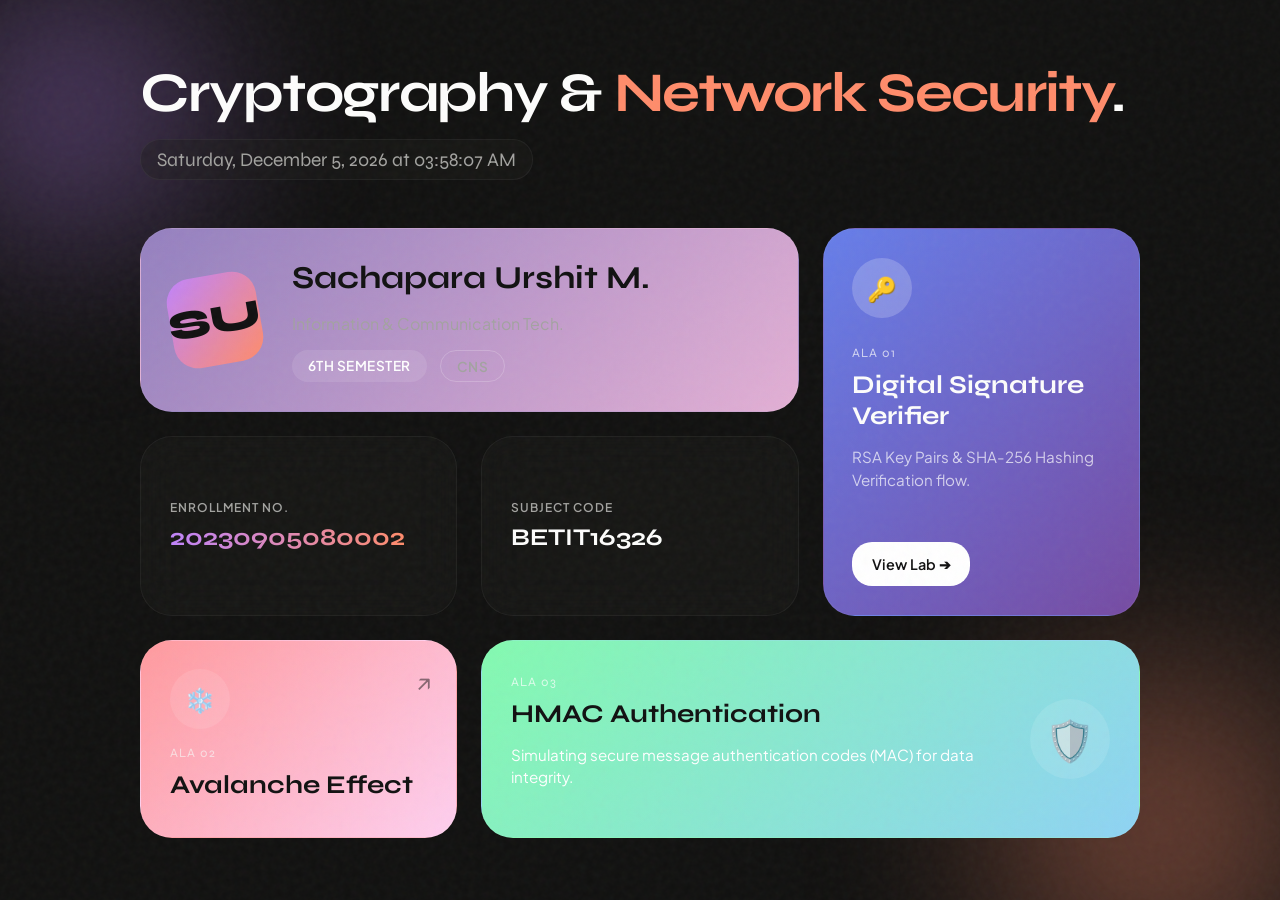
<file: index.html>
<!DOCTYPE html>
<html lang="en">

<head>
    <meta charset="UTF-8">
    <meta name="viewport" content="width=device-width, initial-scale=1.0">
    <title>CNS Portfolio | Sachapara Urshit</title>
    <link rel="stylesheet" href="index.css">

    <!-- Organic & Human Typography -->
    <link
        href="https://fonts.googleapis.com/css2?family=Plus+Jakarta+Sans:wght@400;500;600;700&family=Syne:wght@600;700;800&display=swap"
        rel="stylesheet">
</head>

<body class="theme-dark">
    <!-- Cinematic Noise Overlay for analog/human texture -->
    <div class="noise"></div>

    <!-- Abstract Mesh Gradients -->
    <div class="mesh-background">
        <div class="aurora aurora-1"></div>
        <div class="aurora aurora-2"></div>
        <div class="aurora aurora-3"></div>
    </div>

    <main class="master-container fade-up">

        <header class="portfolio-header">
            <div class="header-text">
                <h1 class="headline">Cryptography & <span>Network Security</span>.</h1>

            </div>
            <div class="live-clock" id="live-time"></div>
        </header>

        <!-- Bento Box Design System -->
        <section class="bento-grid">

            <!-- Bento 1: Profile (Spans 2 cols, 1 row) -->
            <div class="bento-item col-span-2 profile-card">
                <div class="profile-layout">
                    <div class="avatar-container">
                        <!-- Using a generic beautiful geometric initial instead of image -->
                        <div class="geometric-initial">SU</div>
                    </div>
                    <div class="profile-data">
                        <div class="name-block">
                            <h2>Sachapara Urshit M.</h2>
                            <p>Information & Communication Tech.</p>
                        </div>
                        <div class="pill-tags">
                            <span class="pill pill-primary">6th Semester</span>
                            <span class="pill pill-outline">CNS</span>
                        </div>
                    </div>
                </div>
            </div>

            <!-- Bento 2: ALA 1 (Spans 1 col, 2 rows) -->
            <a href="ala1.html" class="bento-item row-span-2 ala-card card-purple link-action">
                <div class="card-inner flex-col">
                    <div class="icon-orb">🔑</div>
                    <div class="card-typography">
                        <div class="assignment-num">ALA 01</div>
                        <h3>Digital Signature Verifier</h3>
                        <p class="desc">RSA Key Pairs & SHA-256 Hashing Verification flow.</p>
                    </div>
                    <div class="action-btn">View Lab ➔</div>
                </div>
            </a>

            <!-- Bento 3: Enrollment (Small 1x1) -->
            <div class="bento-item info-card card-dark">
                <span class="mono-label">ENROLLMENT NO.</span>
                <span class="huge-value gradient-text">20230905080002</span>
            </div>

            <!-- Bento 4: Subject Code (Small 1x1) -->
            <div class="bento-item info-card card-dark">
                <span class="mono-label">SUBJECT CODE</span>
                <span class="huge-value text-white">BETIT16326</span>
            </div>

            <!-- Bento 5: ALA 2 (1x1) -->
            <a href="ala2.html" class="bento-item ala-card card-peach link-action">
                <div class="card-inner flex-between">
                    <div class="icon-orb dark-orb">❄️</div>
                    <div class="card-typography">
                        <div class="assignment-num">ALA 02</div>
                        <h3>Avalanche Effect</h3>
                    </div>
                    <div class="action-icon">↗</div>
                </div>
            </a>

            <!-- Bento 6: ALA 3 (Spans 2 cols, 1 row) -->
            <a href="ala3.html" class="bento-item col-span-2 ala-card card-mint link-action">
                <div class="card-inner flex-row">
                    <div class="content-left">
                        <div class="assignment-num">ALA 03</div>
                        <h3>HMAC Authentication</h3>
                        <p class="desc">Simulating secure message authentication codes (MAC) for data integrity.</p>
                    </div>
                    <div class="content-right">
                        <div class="icon-orb large-orb">🛡️</div>
                    </div>
                </div>
            </a>

        </section>
    </main>

    <script src="index.js"></script>
</body>

</html>
</file>
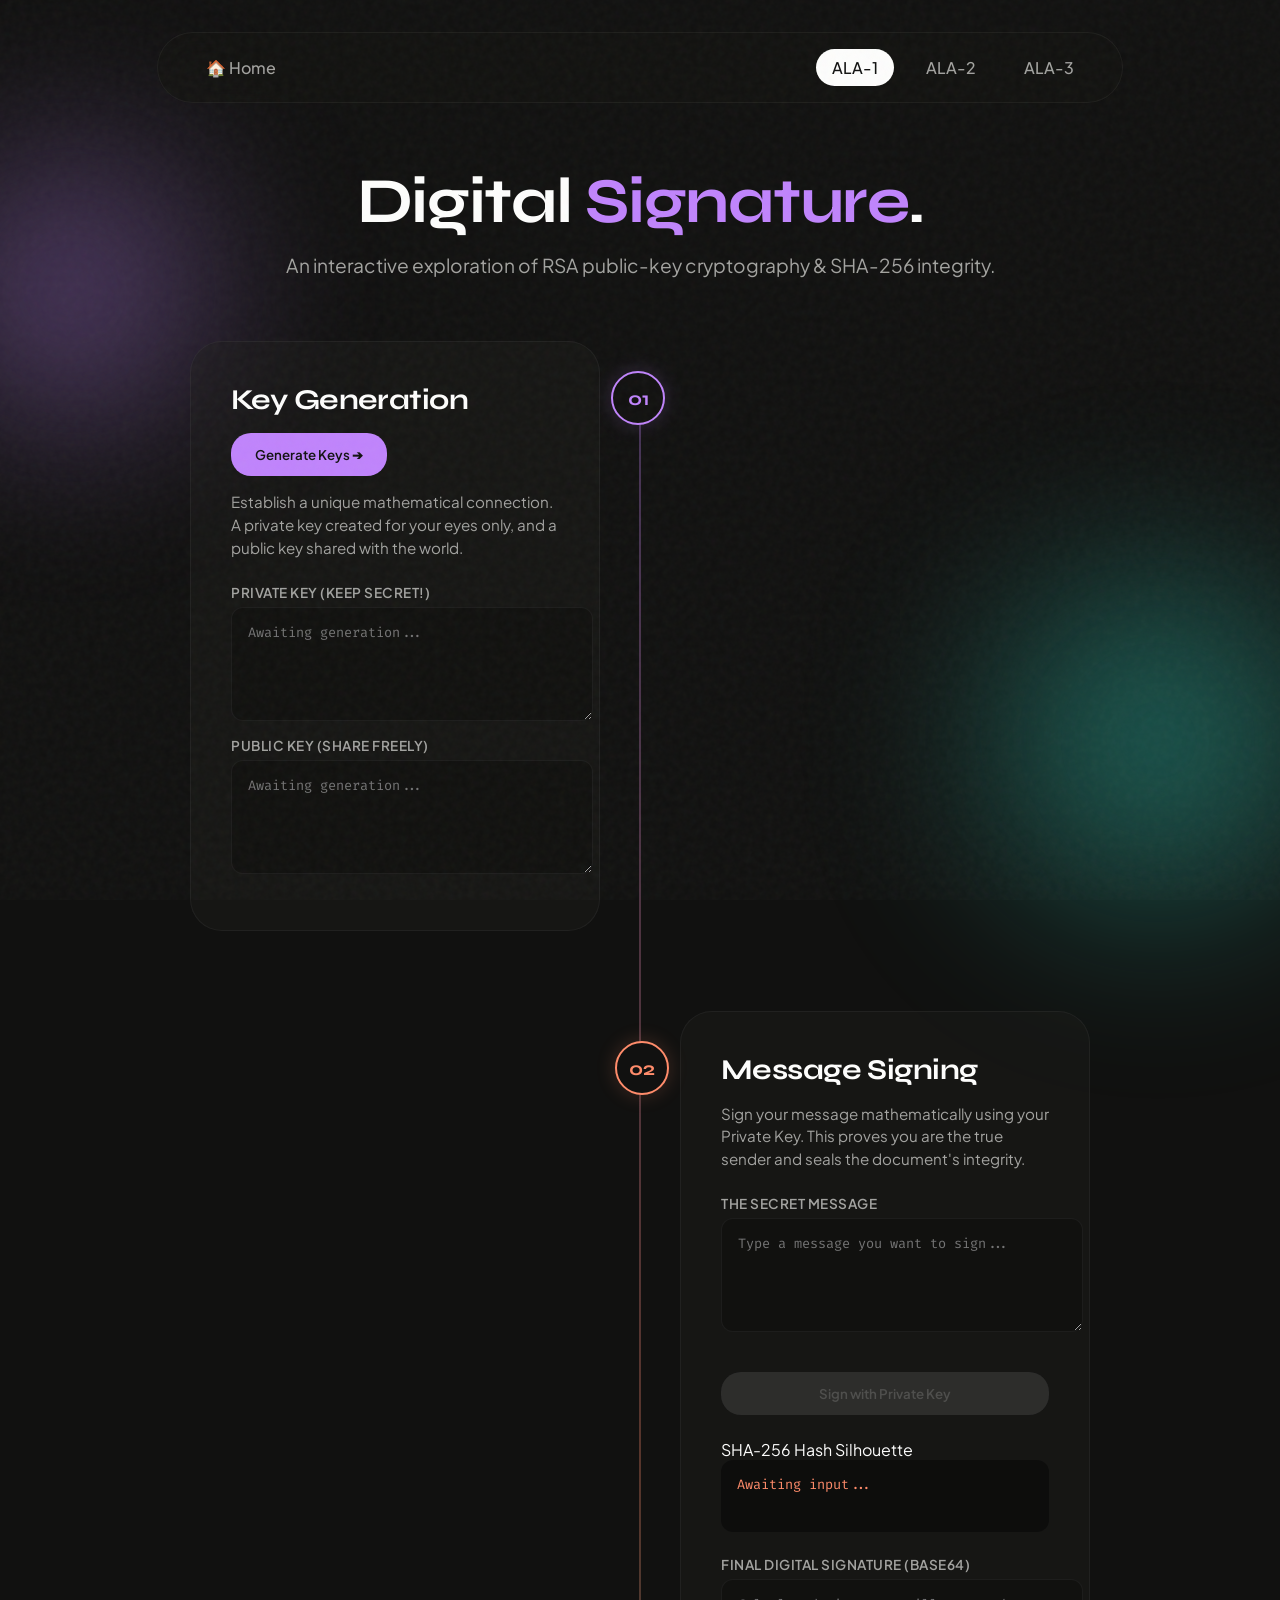
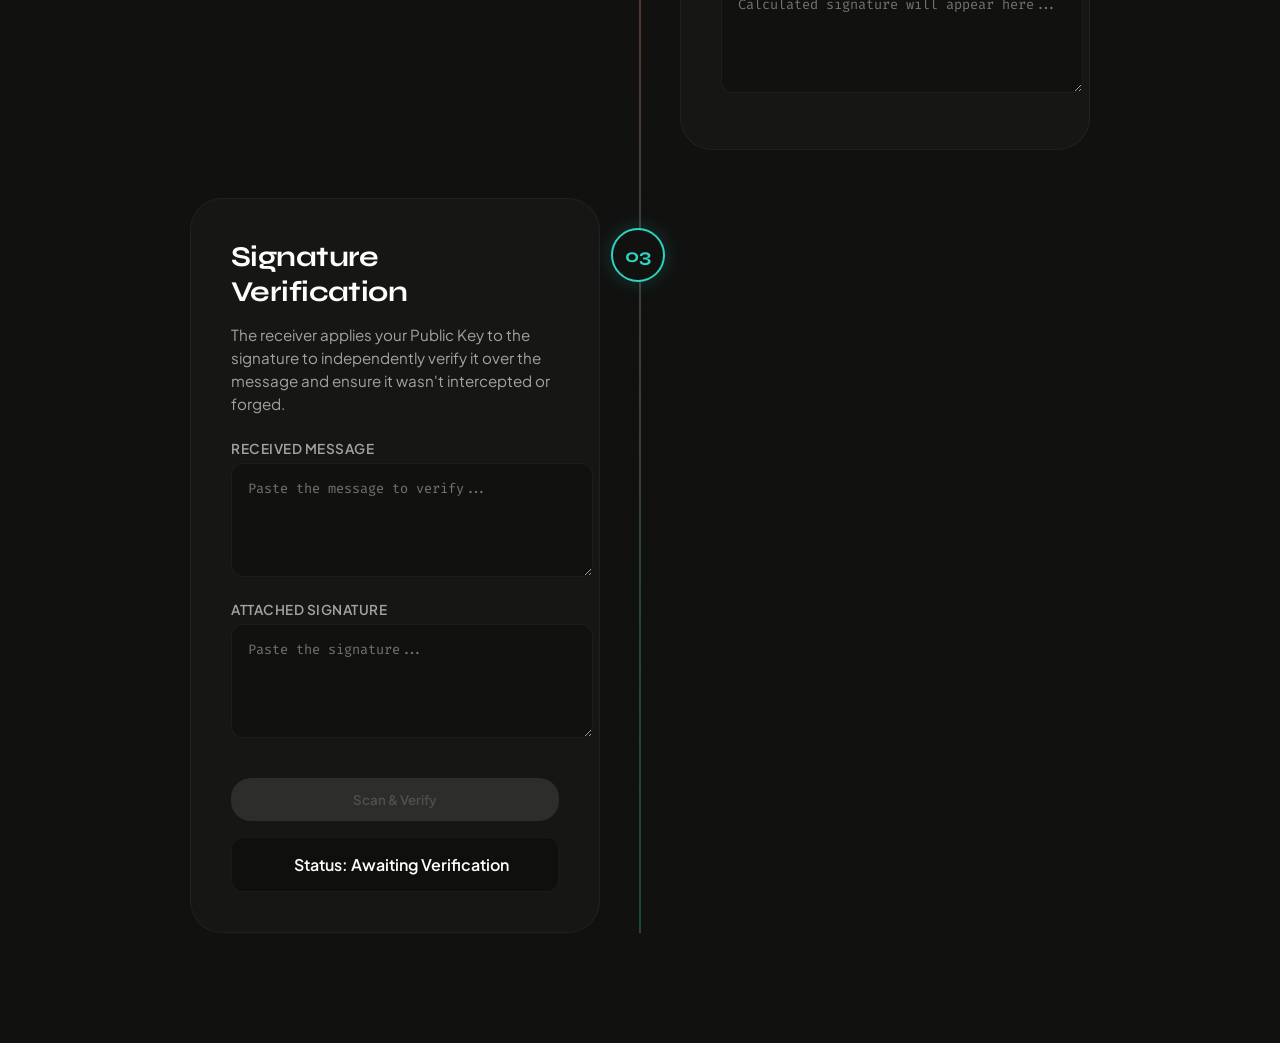
<file: ala1.html>
<!DOCTYPE html>
<html lang="en">
<head>
    <meta charset="UTF-8">
    <meta name="viewport" content="width=device-width, initial-scale=1.0">
    <title>Digital Signature Verifier | ALA-1</title>
    <link rel="stylesheet" href="ala1.css">
    
    <!-- Organic & Human Typography -->
    <link href="https://fonts.googleapis.com/css2?family=Plus+Jakarta+Sans:wght@400;500;600;700&family=Syne:wght@600;700;800&family=Fira+Code:wght@400;500&display=swap" rel="stylesheet">
</head>
<body class="theme-dark">
    <!-- Cinematic Noise Overlay for analog/human texture -->
    <div class="noise"></div>
    
    <!-- Abstract Mesh Gradients -->
    <div class="mesh-background">
        <div class="aurora aurora-1"></div>
        <div class="aurora aurora-2"></div>
    </div>

    <div class="nav-wrapper">
        <nav class="top-nav glass-nav">
            <a href="index.html" class="nav-link">
                <span class="nav-icon">🏠</span> Home
            </a>
            <div class="nav-links">
                <a href="ala1.html" class="nav-link active">ALA-1</a>
                <a href="ala2.html" class="nav-link">ALA-2</a>
                <a href="ala3.html" class="nav-link">ALA-3</a>
            </div>
        </nav>
    </div>

    <main class="master-container fade-up">
        
        <header class="portfolio-header">
            <h1 class="headline">Digital <span>Signature</span>.</h1>
            <p class="sub-headline">An interactive exploration of RSA public-key cryptography & SHA-256 integrity.</p>
        </header>

        <div class="staggered-timeline">
            <!-- Central connection line -->
            <div class="timeline-path"></div>

            <!-- Stage 1 -->
            <section class="stage-module align-left">
                <div class="stage-marker orb-purple">01</div>
                <div class="bento-card card-purple">
                    <div class="card-header">
                        <h2>Key Generation</h2>
                        <button id="generateKeysBtn" class="action-btn btn-purple">Generate Keys ➔</button>
                    </div>
                    <p class="stage-desc">Establish a unique mathematical connection. A private key created for your eyes only, and a public key shared with the world.</p>
                    
                    <div class="key-container">
                        <div class="input-group">
                            <label>Private Key (Keep Secret!)</label>
                            <textarea id="privateKeyOutput" readonly placeholder="Awaiting generation..."></textarea>
                        </div>
                        <div class="input-group">
                            <label>Public Key (Share Freely)</label>
                            <textarea id="publicKeyOutput" readonly placeholder="Awaiting generation..."></textarea>
                        </div>
                    </div>
                </div>
            </section>

            <!-- Stage 2 -->
            <section class="stage-module align-right">
                <div class="stage-marker orb-peach">02</div>
                <div class="bento-card card-peach">
                    <div class="card-header">
                        <h2>Message Signing</h2>
                    </div>
                    <p class="stage-desc">Sign your message mathematically using your Private Key. This proves you are the true sender and seals the document's integrity.</p>
                    
                    <div class="input-group mt-4">
                        <label>The Secret Message</label>
                        <textarea id="messageInput" placeholder="Type a message you want to sign..."></textarea>
                    </div>
                    
                    <button id="signMessageBtn" class="action-btn btn-peach w-full mt-4" disabled>Sign with Private Key</button>

                    <div class="computed-results">
                        <div class="result-box mt-4">
                            <label>SHA-256 Hash Silhouette</label>
                            <div id="hashOutput" class="hash-box holo-text">Awaiting input...</div>
                        </div>
                        <div class="input-group mt-4">
                            <label>Final Digital Signature (Base64)</label>
                            <textarea id="signatureOutput" readonly placeholder="Calculated signature will appear here..."></textarea>
                        </div>
                    </div>
                </div>
            </section>

            <!-- Stage 3 -->
            <section class="stage-module align-left">
                <div class="stage-marker orb-mint">03</div>
                <div class="bento-card card-mint">
                    <div class="card-header">
                        <h2>Signature Verification</h2>
                    </div>
                    <p class="stage-desc">The receiver applies your Public Key to the signature to independently verify it over the message and ensure it wasn't intercepted or forged.</p>

                    <div class="input-group mt-4">
                        <label>Received Message</label>
                        <textarea id="verifyMessageInput" placeholder="Paste the message to verify..."></textarea>
                    </div>
                    <div class="input-group mt-4">
                        <label>Attached Signature</label>
                        <textarea id="verifySignatureInput" placeholder="Paste the signature..."></textarea>
                    </div>
                    
                    <button id="verifyBtn" class="action-btn btn-mint w-full mt-4" disabled>Scan & Verify</button>

                    <div id="verificationResult" class="status-panel mt-4">
                        <div class="radar-scan"></div>
                        <span id="verifyText">Status: Awaiting Verification</span>
                    </div>
                </div>
            </section>

        </div>
    </main>

    <script src="ala1.js"></script>
</body>
</html>
</file>
<file: index.css>
@import url('https://fonts.googleapis.com/css2?family=Plus+Jakarta+Sans:wght@400;500;600;700&family=Syne:wght@600;700;800&display=swap');

:root {
    --bg-base: #111110;
    --card-surface: rgba(30, 30, 28, 0.4);
    --card-border: rgba(255, 255, 255, 0.05);

    --brand-purple: #c084fc;
    --brand-peach: #ff8c6b;
    --brand-mint: #2dd4bf;

    --text-primary: #fdfdfc;
    --text-muted: #a3a3a0;
}

body {
    background-color: var(--bg-base);
    color: var(--text-primary);
    font-family: 'Plus Jakarta Sans', sans-serif;
    margin: 0;
    padding: 0;
    min-height: 100vh;
    display: flex;
    justify-content: center;
    align-items: center;
    overflow-x: hidden;
}

h1,
h2,
h3 {
    font-family: 'Syne', sans-serif;
    margin: 0;
}

.noise {
    position: fixed;
    top: 0;
    left: 0;
    width: 100%;
    height: 100%;
    pointer-events: none;
    z-index: 50;
    opacity: 0.04;
    background-image: url("data:image/svg+xml,%3Csvg viewBox='0 0 200 200' xmlns='http://www.w3.org/2000/svg'%3E%3Cfilter id='noiseFilter'%3E%3CfeTurbulence type='fractalNoise' baseFrequency='0.65' numOctaves='3' stitchTiles='stitch'/%3E%3C/filter%3E%3Crect width='100%25' height='100%25' filter='url(%23noiseFilter)'/%3E%3C/svg%3E");
}

.mesh-background {
    position: fixed;
    width: 100vw;
    height: 100vh;
    z-index: -1;
    filter: blur(80px);
    opacity: 0.5;
}

.aurora {
    position: absolute;
    border-radius: 50%;
    animation: sway 20s infinite alternate ease-in-out;
}

.aurora-1 {
    width: 400px;
    height: 400px;
    background: radial-gradient(circle, var(--brand-purple), transparent 70%);
    top: -10%;
    left: -10%;
}

.aurora-2 {
    width: 500px;
    height: 500px;
    background: radial-gradient(circle, var(--brand-peach), transparent 70%);
    bottom: -20%;
    right: -10%;
    animation-delay: -5s;
}

@keyframes sway {
    0% {
        transform: translate(0, 0) scale(1);
    }

    100% {
        transform: translate(80px, 40px) scale(1.1);
    }
}

.master-container {
    max-width: 1000px;
    width: 100%;
    padding: 2rem;
    z-index: 10;
}

.portfolio-header {
    display: flex;
    justify-content: space-between;
    align-items: flex-end;
    margin-bottom: 3rem;
    flex-wrap: wrap;
    gap: 1rem;
}

.headline {
    font-size: 3.5rem;
    line-height: 1.1;
    letter-spacing: -0.03em;
}

.headline span {
    color: var(--brand-peach);
}

.sub-headline {
    color: var(--text-muted);
    font-size: 1.1rem;
    margin-top: 0.5rem;
}

.live-clock {
    font-family: 'Syne', sans-serif;
    font-size: 1.2rem;
    color: var(--text-muted);
    background: var(--card-surface);
    padding: 0.5rem 1rem;
    border-radius: 20px;
    border: 1px solid var(--card-border);
}

.bento-grid {
    display: grid;
    grid-template-columns: repeat(3, 1fr);
    grid-auto-rows: minmax(180px, auto);
    gap: 1.5rem;
}

.bento-item {
    background: var(--card-surface);
    border: 1px solid var(--card-border);
    border-radius: 32px;
    padding: 1.8rem;
    backdrop-filter: blur(20px);
    -webkit-backdrop-filter: blur(20px);
    text-decoration: none;
    color: inherit;
    display: flex;
    flex-direction: column;
    justify-content: center;
    position: relative;
    overflow: hidden;
    transition: transform 0.4s cubic-bezier(0.16, 1, 0.3, 1), background 0.4s ease;
}

.link-action:hover {
    transform: translateY(-5px) scale(1.02);
    background: rgba(255, 255, 255, 0.05);
    border-color: rgba(255, 255, 255, 0.15);
}

.col-span-2 {
    grid-column: span 2;
}

.row-span-2 {
    grid-row: span 2;
}

.profile-card {
    background: linear-gradient(135deg, rgba(161, 140, 209, 0.9), rgba(251, 194, 235, 0.9));
    color: #111;
}

.profile-layout {
    display: flex;
    align-items: center;
    gap: 2rem;
}

.geometric-initial {
    width: 90px;
    height: 90px;
    border-radius: 24px;
    background: linear-gradient(135deg, var(--brand-purple), var(--brand-peach));
    display: flex;
    align-items: center;
    justify-content: center;
    font-family: 'Syne', sans-serif;
    font-size: 2.5rem;
    font-weight: 800;
    color: #111;
    transform: rotate(-10deg);
}

.name-block h2 {
    font-size: 2rem;
    margin-bottom: 0.3rem;
}

.name-block p {
    color: var(--text-muted);
    font-size: 1rem;
    margin-bottom: 1rem;
}

.pill-tags {
    display: flex;
    gap: 0.8rem;
}

.pill {
    padding: 0.4rem 1rem;
    border-radius: 30px;
    font-size: 0.85rem;
    font-weight: 600;
    letter-spacing: 0.5px;
    text-transform: uppercase;
}

.pill-primary {
    background: rgba(255, 255, 255, 0.1);
    color: white;
}

.pill-outline {
    border: 1px solid rgba(255, 255, 255, 0.2);
    color: var(--text-muted);
}

.card-inner {
    display: flex;
    height: 100%;
}

.flex-col {
    flex-direction: column;
    justify-content: space-between;
}

.flex-between {
    flex-direction: column;
    justify-content: space-between;
}

.flex-row {
    align-items: center;
    justify-content: space-between;
}

.icon-orb {
    width: 60px;
    height: 60px;
    border-radius: 50%;
    background: rgba(255, 255, 255, 0.1);
    display: flex;
    align-items: center;
    justify-content: center;
    font-size: 1.5rem;
    margin-bottom: 1rem;
}

.large-orb {
    width: 80px;
    height: 80px;
    font-size: 2.5rem;
    margin-bottom: 0;
}

.assignment-num {
    font-family: 'Syne', sans-serif;
    font-size: 0.8rem;
    text-transform: uppercase;
    letter-spacing: 1px;
    opacity: 0.7;
    margin-bottom: 0.5rem;
}

.ala-card h3 {
    font-size: 1.6rem;
    margin-bottom: 0.5rem;
}

.desc {
    color: rgba(255, 255, 255, 0.7);
    font-size: 0.95rem;
    line-height: 1.5;
}

.action-btn {
    margin-top: 1.5rem;
    padding: 0.8rem 1.2rem;
    background: white;
    color: #111;
    border-radius: 20px;
    font-weight: 600;
    align-self: flex-start;
    font-size: 0.9rem;
    transition: transform 0.2s;
}

.link-action:hover .action-btn {
    transform: translateX(5px);
}

.action-icon {
    position: absolute;
    top: 1.5rem;
    right: 1.5rem;
    font-size: 1.5rem;
    opacity: 0.5;
}

.link-action:hover .action-icon {
    opacity: 1;
    transform: translate(3px, -3px);
}

.info-card {
    justify-content: center;
    align-items: flex-start;
    gap: 0.5rem;
}

.mono-label {
    font-size: 0.75rem;
    font-weight: 600;
    color: var(--text-muted);
    letter-spacing: 1px;
}

.huge-value {
    font-family: 'Syne', sans-serif;
    font-size: 1.5rem;
    font-weight: 700;
}

.gradient-text {
    background: linear-gradient(90deg, var(--brand-purple), var(--brand-peach));
    -webkit-background-clip: text;
    -webkit-text-fill-color: transparent;
}

.card-purple {
    background: linear-gradient(135deg, #667eea 0%, #764ba2 100%);
}

.card-purple .icon-orb {
    background: rgba(255, 255, 255, 0.2)
}

.card-purple:hover {
    box-shadow: 0 10px 40px rgba(118, 75, 162, 0.5);
}

.card-peach {
    background: linear-gradient(135deg, #ff9a9e 0%, #fecfef 99%, #fecfef 100%);
    color: #111;
}

.card-peach .desc,
.card-peach .assignment-num {
    color: #f8f4f4;
}

.card-peach:hover {
    box-shadow: 0 10px 40px rgba(252, 252, 252, 0.5);
}

.card-mint {
    background: linear-gradient(135deg, #84fab0 0%, #8fd3f4 100%);
    color: #111;
}

.card-mint .desc,
.card-mint .assignment-num {
    color: #ffffff;
}

.card-mint:hover {
    box-shadow: 0 10px 40px rgba(132, 250, 176, 0.5);
}

.fade-up {
    animation: fadeUp 1s cubic-bezier(0.16, 1, 0.3, 1) forwards;
}

@keyframes fadeUp {
    from {
        opacity: 0;
        transform: translateY(40px);
    }

    to {
        opacity: 1;
        transform: translateY(0);
    }
}

@media (max-width: 860px) {
    .bento-grid {
        grid-template-columns: 1fr;
    }

    .col-span-2,
    .row-span-2 {
        grid-column: span 1;
        grid-row: span 1;
    }

    .profile-layout {
        flex-direction: column;
        text-align: center;
    }

    .pill-tags {
        justify-content: center;
    }

    .headline {
        font-size: 2.5rem;
    }
}
</file>
<file: ala1.css>
@import url('https://fonts.googleapis.com/css2?family=Plus+Jakarta+Sans:wght@400;500;600;700&family=Syne:wght@600;700;800&family=Fira+Code:wght@400;500&display=swap');

:root {
    --bg-base: #111110;
    --card-surface: rgba(30, 30, 28, 0.4);
    --card-border: rgba(255, 255, 255, 0.05);
    
    --brand-purple: #c084fc;
    --brand-peach: #ff8c6b;
    --brand-mint: #2dd4bf;
    
    --text-primary: #fdfdfc;
    --text-muted: #a3a3a0;
}

body {
    background-color: var(--bg-base);
    color: var(--text-primary);
    font-family: 'Plus Jakarta Sans', sans-serif;
    margin: 0;
    padding: 0;
    min-height: 100vh;
    overflow-x: hidden;
}

h1, h2, h3 {
    font-family: 'Syne', sans-serif;
    margin: 0;
    letter-spacing: -0.02em;
}

.noise {
    position: fixed;
    top: 0; left: 0; width: 100%; height: 100%;
    pointer-events: none;
    z-index: 50;
    opacity: 0.04;
    background-image: url("data:image/svg+xml,%3Csvg viewBox='0 0 200 200' xmlns='http://www.w3.org/2000/svg'%3E%3Cfilter id='noiseFilter'%3E%3CfeTurbulence type='fractalNoise' baseFrequency='0.65' numOctaves='3' stitchTiles='stitch'/%3E%3C/filter%3E%3Crect width='100%25' height='100%25' filter='url(%23noiseFilter)'/%3E%3C/svg%3E");
}

.mesh-background {
    position: fixed;
    width: 100vw;
    height: 100vh;
    z-index: -1;
    filter: blur(80px);
    opacity: 0.5;
}

.aurora {
    position: absolute;
    border-radius: 50%;
    animation: sway 20s infinite alternate ease-in-out;
}

.aurora-1 {
    width: 400px; height: 400px;
    background: radial-gradient(circle, var(--brand-purple), transparent 70%);
    top: 10%; left: -10%;
}
.aurora-2 {
    width: 500px; height: 500px;
    background: radial-gradient(circle, var(--brand-mint), transparent 70%);
    bottom: -10%; right: -10%;
    animation-delay: -5s;
}

@keyframes sway {
    0% { transform: translate(0, 0) scale(1); }
    100% { transform: translate(80px, -40px) scale(1.1); }
}

/* Nav */
.nav-wrapper {
    display: flex;
    justify-content: center;
    padding: 2rem 0;
    z-index: 40;
    position: relative;
}

.top-nav {
    display: flex;
    justify-content: space-between;
    align-items: center;
    padding: 1rem 2rem;
    border-radius: 50px;
    width: 90%;
    max-width: 900px;
    background: rgba(20, 20, 18, 0.6);
    backdrop-filter: blur(16px);
    -webkit-backdrop-filter: blur(16px);
    border: 1px solid var(--card-border);
}

.nav-links {
    display: flex;
    gap: 1rem;
}

.nav-link {
    text-decoration: none;
    color: var(--text-muted);
    font-weight: 500;
    padding: 0.5rem 1rem;
    border-radius: 20px;
    transition: all 0.3s;
}

.nav-link:hover {
    color: var(--text-primary);
    background: rgba(255,255,255,0.1);
}

.nav-link.active {
    color: var(--bg-base);
    background: var(--text-primary);
}

.master-container {
    max-width: 1000px;
    width: 100%;
    margin: 0 auto;
    padding: 2rem;
    z-index: 10;
    position: relative;
}

.portfolio-header {
    margin-bottom: 4rem;
    text-align: center;
}

.headline {
    font-size: 4rem;
    line-height: 1.1;
}

.headline span {
    color: var(--brand-purple);
}

.sub-headline {
    color: var(--text-muted);
    font-size: 1.2rem;
    margin-top: 1rem;
}

/* Timeline Layout */
.staggered-timeline {
    position: relative;
    max-width: 900px;
    margin: 0 auto;
}

.timeline-path {
    position: absolute;
    left: 50%;
    top: 50px;
    bottom: 0;
    width: 2px;
    background: linear-gradient(to bottom, var(--brand-purple), var(--brand-peach), var(--brand-mint));
    opacity: 0.3;
    transform: translateX(-50%);
    z-index: 0;
}

.stage-module {
    width: calc(50% - 40px);
    position: relative;
    margin-bottom: 3rem;
}

.align-left {
    margin-right: auto;
}

.align-right {
    margin-left: auto;
    margin-top: 5rem;
}

.stage-marker {
    position: absolute;
    width: 50px;
    height: 50px;
    background: var(--bg-base);
    border: 2px solid;
    border-radius: 50%;
    display: flex;
    align-items: center;
    justify-content: center;
    font-family: 'Syne', sans-serif;
    font-weight: 700;
    font-size: 1.2rem;
    z-index: 10;
    top: 30px;
}

.align-left .stage-marker { right: -65px; }
.align-right .stage-marker { left: -65px; }

.orb-purple { border-color: var(--brand-purple); color: var(--brand-purple); box-shadow: 0 0 20px rgba(192, 132, 252, 0.2); }
.orb-peach { border-color: var(--brand-peach); color: var(--brand-peach); box-shadow: 0 0 20px rgba(255, 140, 107, 0.2); }
.orb-mint { border-color: var(--brand-mint); color: var(--brand-mint); box-shadow: 0 0 20px rgba(45, 212, 191, 0.2); }

/* Bento Cards */
.bento-card {
    background: var(--card-surface);
    border: 1px solid var(--card-border);
    backdrop-filter: blur(20px);
    -webkit-backdrop-filter: blur(20px);
    border-radius: 32px;
    padding: 2.5rem;
    position: relative;
    overflow: hidden;
    transition: transform 0.3s;
}

.card-header {
    display: flex;
    justify-content: space-between;
    align-items: center;
    margin-bottom: 0.5rem;
    flex-wrap: wrap;
    gap: 1rem;
}

.card-header h2 {
    font-size: 1.8rem;
}

.stage-desc {
    color: var(--text-muted);
    font-size: 0.95rem;
    margin-bottom: 1.5rem;
    line-height: 1.5;
}

/* Inputs */
.input-group {
    display: flex;
    flex-direction: column;
    margin-bottom: 1rem;
}

.mt-4 { margin-top: 1.5rem; }

.input-group label {
    font-size: 0.85rem;
    font-weight: 600;
    text-transform: uppercase;
    letter-spacing: 0.5px;
    margin-bottom: 0.4rem;
    color: var(--text-muted);
}

textarea {
    width: 100%;
    background: rgba(0, 0, 0, 0.2);
    border: 1px solid var(--card-border);
    border-radius: 12px;
    padding: 1rem;
    color: var(--text-primary);
    font-family: 'Fira Code', monospace;
    font-size: 0.85rem;
    min-height: 80px;
    resize: vertical;
    transition: border-color 0.3s;
}

textarea:focus {
    outline: none;
    border-color: rgba(255,255,255,0.2);
}

/* Base Buttons */
.action-btn {
    border: none;
    padding: 0.8rem 1.5rem;
    border-radius: 20px;
    font-family: 'Plus Jakarta Sans', sans-serif;
    font-weight: 600;
    cursor: pointer;
    transition: all 0.3s;
    color: #111;
}

.action-btn:disabled {
    opacity: 0.5;
    cursor: not-allowed;
    background: #444 !important;
    color: #888 !important;
}

.w-full { width: 100%; }

.btn-purple { background: var(--brand-purple); }
.btn-purple:hover:not(:disabled) { background: #d8b4fe; box-shadow: 0 0 20px rgba(192, 132, 252, 0.4); }

.btn-peach { background: var(--brand-peach); }
.btn-peach:hover:not(:disabled) { background: #ffbba6; box-shadow: 0 0 20px rgba(255, 140, 107, 0.4); }

.btn-mint { background: var(--brand-mint); }
.btn-mint:hover:not(:disabled) { background: #99f6e4; box-shadow: 0 0 20px rgba(45, 212, 191, 0.4); }

/* Results */
.hash-box {
    background: rgba(0,0,0,0.4);
    padding: 1rem;
    border-radius: 12px;
    font-family: 'Fira Code', monospace;
    font-size: 0.85rem;
    word-break: break-all;
    min-height: 40px;
}

.holo-text {
    color: var(--brand-peach);
}

/* Shared Panel defined so JS can modify dynamically */
.status-panel, .status-box {
    margin-top: 1rem;
    padding: 1rem;
    border-radius: 12px;
    background: rgba(0,0,0,0.3);
    font-weight: 600;
    text-align: center;
    border: 1px solid var(--card-border);
    transition: all 0.4s ease;
    display: flex;
    align-items: center;
    justify-content: center;
    gap: 0.8rem;
}

.status-valid {
    background: rgba(45, 212, 191, 0.1);
    border-color: var(--brand-mint);
    color: var(--brand-mint);
    box-shadow: 0 0 15px rgba(45, 212, 191, 0.2);
}

.status-invalid {
    background: rgba(239, 68, 68, 0.1);
    border-color: #ef4444;
    color: #ef4444;
    box-shadow: 0 0 15px rgba(239, 68, 68, 0.2);
}

/* Animations */
.fade-up {
    animation: fadeUp 1s ease forwards;
}

@keyframes fadeUp {
    from { opacity: 0; transform: translateY(30px); }
    to { opacity: 1; transform: translateY(0); }
}

/* Responsive */
@media (max-width: 768px) {
    .staggered-timeline {
        padding-left: 2rem;
    }
    .timeline-path {
        left: 20px;
    }
    .stage-module {
        width: 100%;
        margin-left: 0;
        margin-right: 0;
        margin-top: 2rem !important;
    }
    .align-left .stage-marker, .align-right .stage-marker {
        left: -35px;
        right: auto;
    }
    .card-header {
        flex-direction: column;
        align-items: flex-start;
    }
    .headline { font-size: 2.5rem; }
    .top-nav { flex-direction: column; gap: 1rem; }
}
</file>
